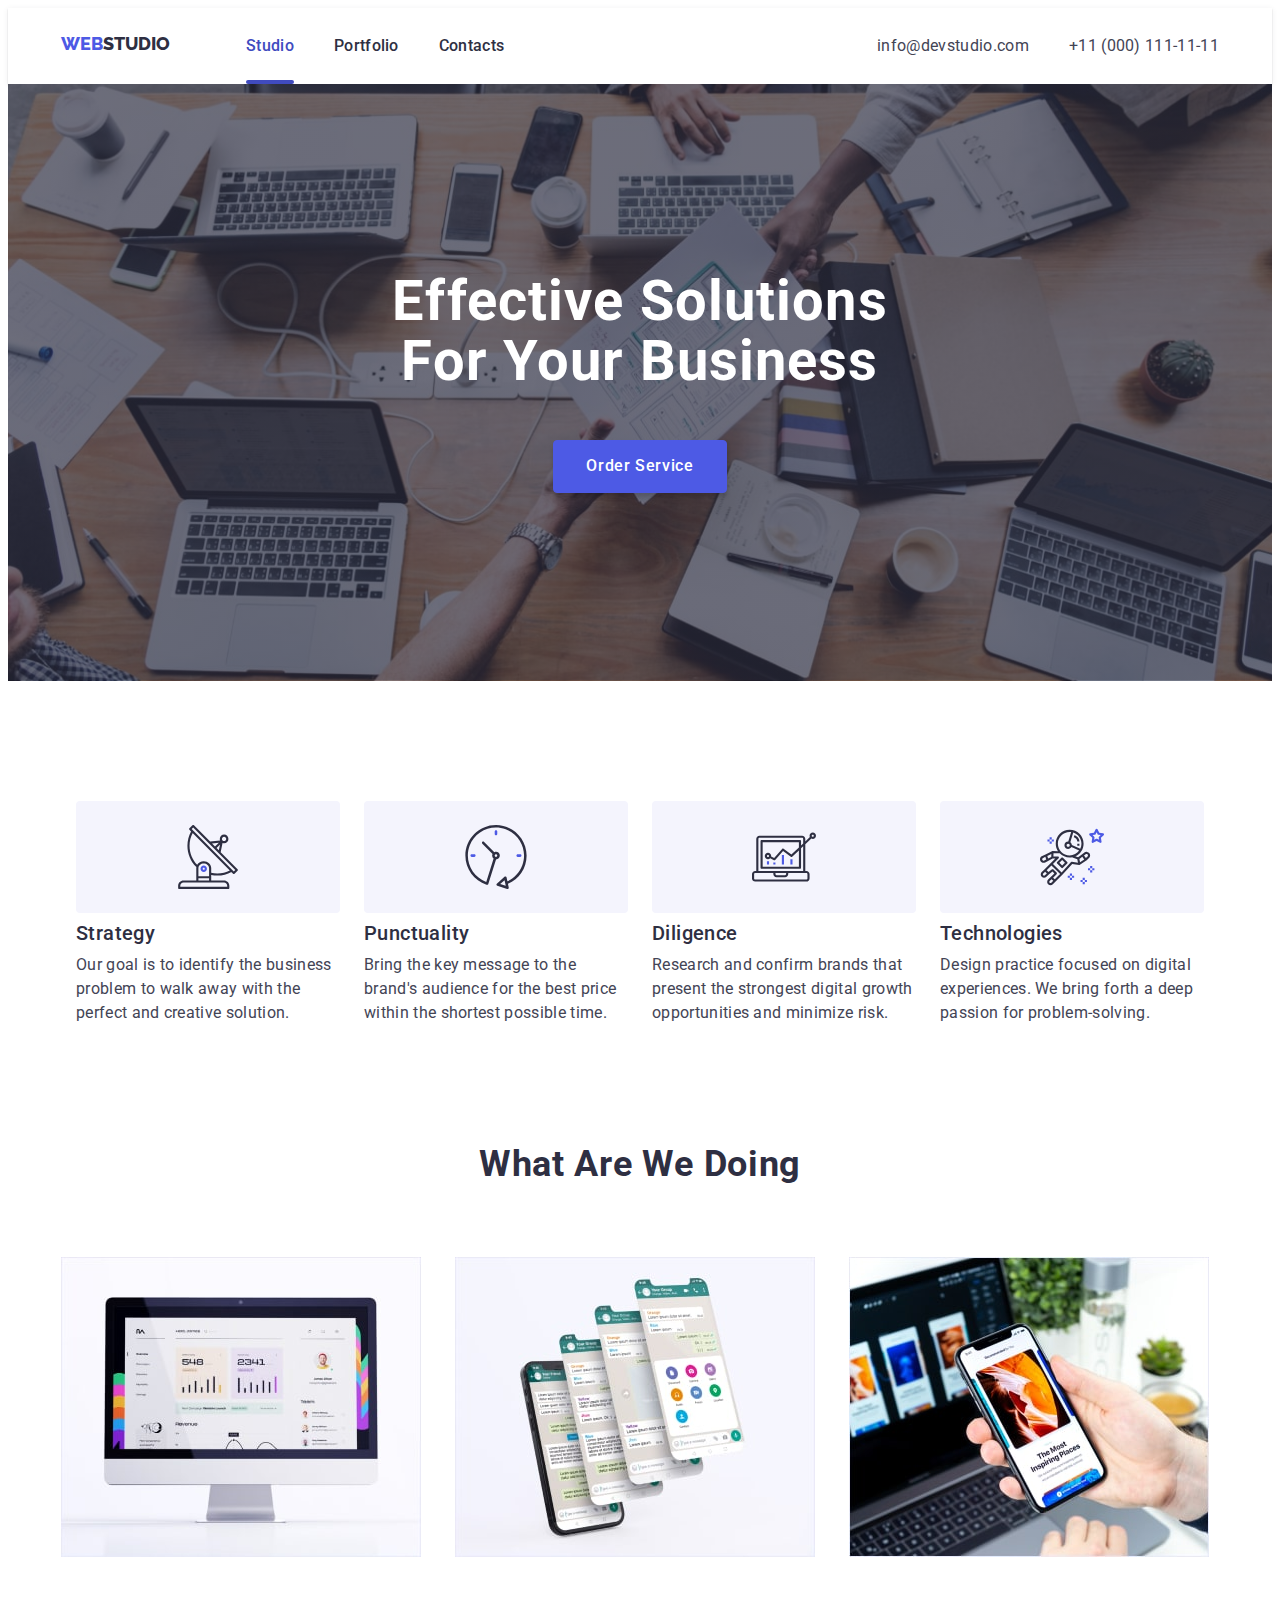
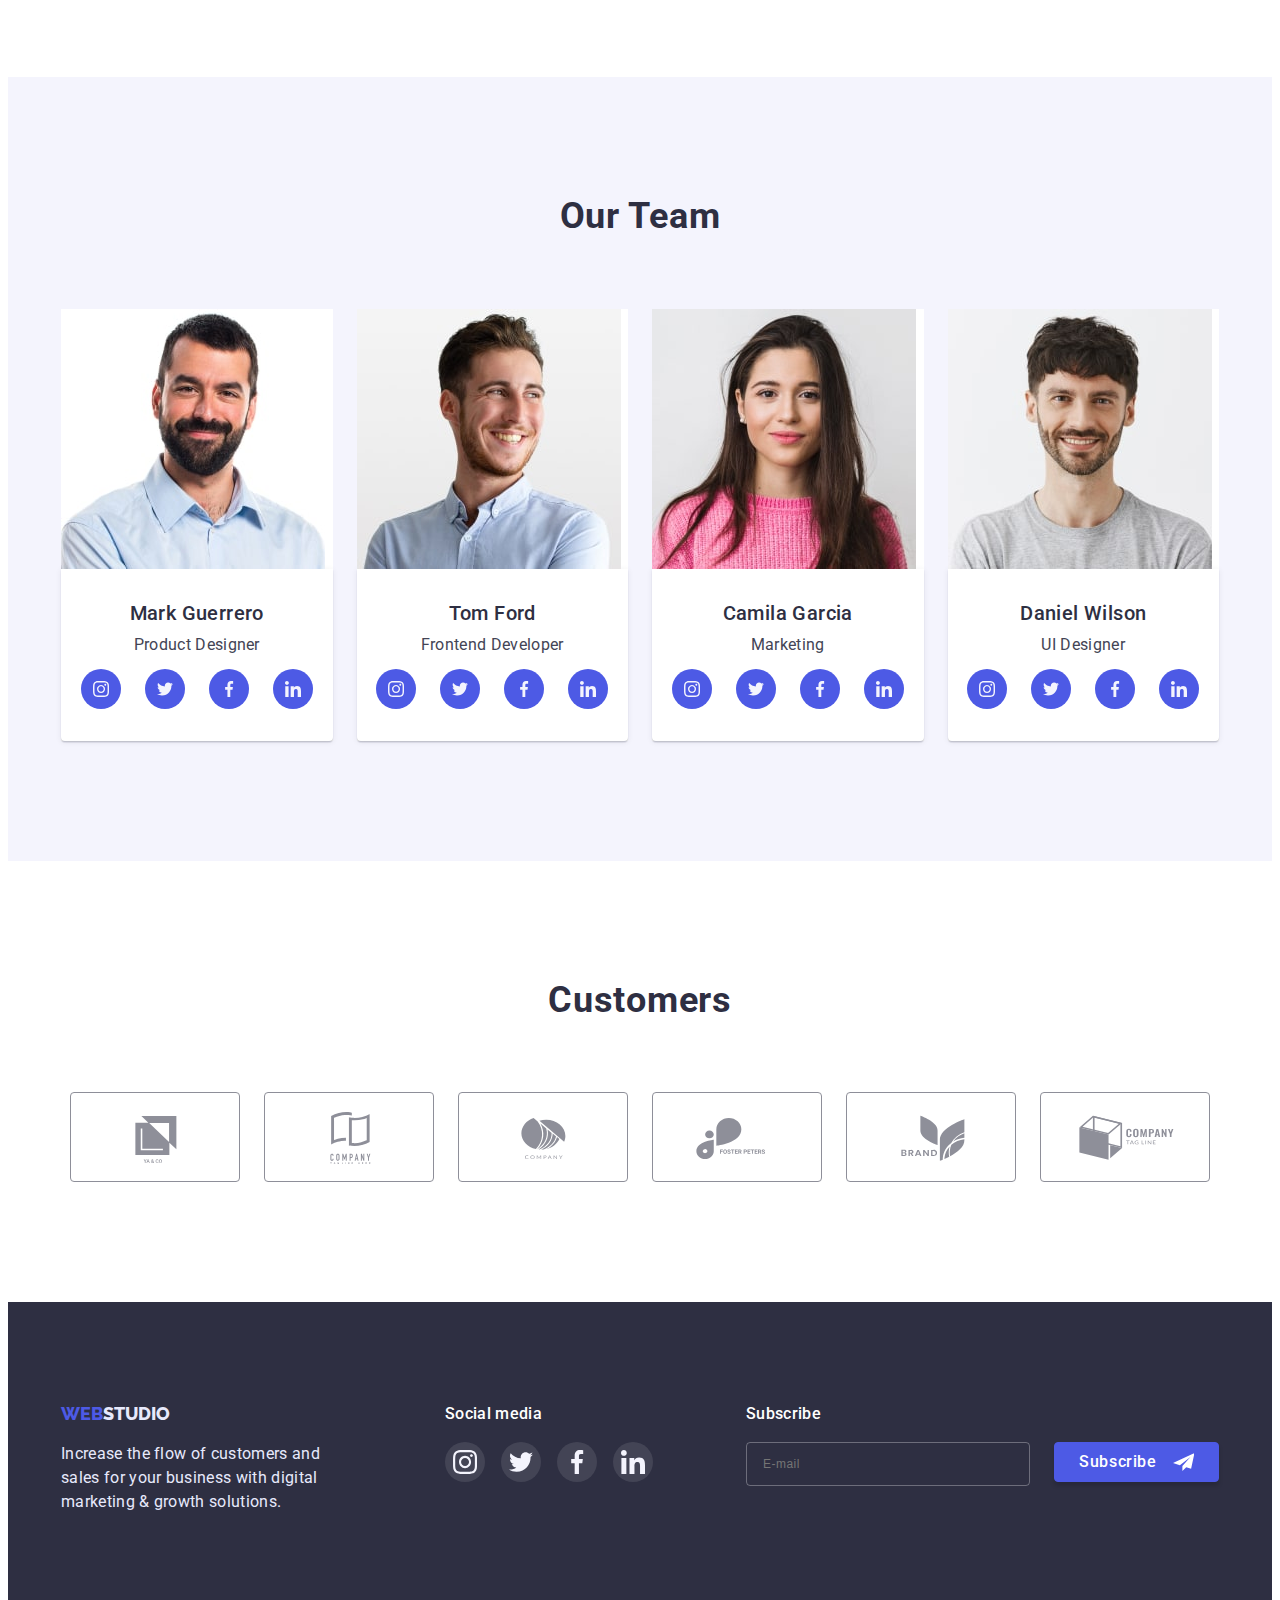
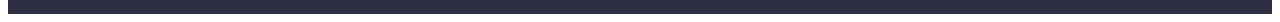
<file: index.html>
<!DOCTYPE html>
<html lang="en">
  <head>
    <meta charset="UTF-8" />
    <meta http-equiv="X-UA-Compatible" content="IE=edge" />
    <meta name="viewport" content="width=device-width, initial-scale=1.0" />
    <title>Студія</title>
    <link rel="preconnect" href="https://fonts.googleapis.com" />
    <link rel="preconnect" href="https://fonts.gstatic.com" crossorigin />
    <link
      href="https://fonts.googleapis.com/css2?family=Raleway:wght@700&family=Roboto:wght@400;500;700;900&display=swap"
      rel="stylesheet" />
    <link
      rel="stylesheet"
      href="https://cdnjs.cloudflare.com/ajax/libs/modern-normalize/1.1.0/modern-normalize.min.css"
      integrity="sha512-wpPYUAdjBVSE4KJnH1VR1HeZfpl1ub8YT/NKx4PuQ5NmX2tKuGu6U/JRp5y+Y8XG2tV+wKQpNHVUX03MfMFn9Q=="
      crossorigin="anonymous"
      referrerpolicy="no-referrer" />
    <link rel="stylesheet" href="./css/styles.css" />
    <link rel="stylesheet" href="./css/mobile.css" />
    <link rel="stylesheet" href="./css/tablet.css" />
    <link rel="stylesheet" href="./css/desktop.css" />
  </head>
  <body>
    <header class="header">
      <div class="container header-container">
        <!-------------------------Menu Nav------------------------->
        <nav class="navigation">
          <a class="header-logo link" href="">WEB<span class="header-logo-dark">STUDIO</span></a>
          <ul class="header-list list">
            <li class="header-item">
              <a class="header-link link current" href="./index.html">Studio</a>
            </li>
            <li class="header-item">
              <a class="header-link link" href="./portfolio.html">Portfolio</a>
            </li>
            <li class="header-item">
              <a class="header-link link" href="">Contacts</a>
            </li>
          </ul>
        </nav>
        <!-------------------------Contacts------------------------->
        <address class="address">
          <ul class="adress-list list">
            <li class="address-item">
              <a class="contact link" href="mailto:info@devstudio.com">info@devstudio.com</a>
            </li>
            <li class="address-item">
              <a class="contact link" href="tel:+110001111111">+11 (000) 111-11-11</a>
            </li>
          </ul>
        </address>
        <!-------------------------Mob Menu Buttons------------------------->
        <button type="button" class="menu-open-button" data-menu-open>
          <svg class="menu-open-icon" width="32" height="22">
            <use href="./images/icons.svg#icon-menu-hamburger"></use>
          </svg>
        </button>
        <div class="mob-menu" data-menu>
          <div class="container">
            <button type="button" class="menu-close-button" data-menu-close>
              <svg class="menu-close-icon" width="8" height="8">
                <use href="./images/icons.svg#icon-close-modal"></use>
              </svg>
            </button>
            <!-------------------------Mob Menu Nav------------------------->
            <div class="mob-menu-top">
              <ul class="mob-menu-list list">
                <li class="mob-menu-item">
                  <a class="mob-menu-link link mob-current" href="./index.html">Studio</a>
                </li>
                <li class="mob-menu-item">
                  <a class="mob-menu-link link" href="./portfolio.html">Portfolio</a>
                </li>
                <li class="mob-menu-item">
                  <a class="mob-menu-link link" href="">Contacts</a>
                </li>
              </ul>
            </div>
            <!-------------------------Mob Menu Contacts------------------------->
            <div class="mob-menu-bottom">
              <ul class="menu-adress-list list">
                <li class="menu-tel-item">
                  <a class="menu-tel link" href="tel:+110001111111">+11 (000) 111-11-11</a>
                </li>
                <li class="menu-email-item">
                  <a class="menu-email link" href="mailto:info@devstudio.com">info@devstudio.com</a>
                </li>
              </ul>
              <!-------------------------Mob Menu Social------------------------->
              <ul class="menu-social-list list">
                <li class="menu-social-item">
                  <a class="menu-social-link" href="">
                    <svg class="menu-social-icon" width="24" height="24">
                      <use href="./images/icons.svg#icon-instagram"></use>
                    </svg>
                  </a>
                </li>
                <li class="menu-social-item">
                  <a class="menu-social-link" href="">
                    <svg class="menu-social-icon" width="24" height="24">
                      <use href="./images/icons.svg#icon-twitter"></use>
                    </svg>
                  </a>
                </li>
                <li class="menu-social-item">
                  <a class="menu-social-link" href="">
                    <svg class="menu-social-icon" width="24" height="24">
                      <use href="./images/icons.svg#icon-facebook"></use>
                    </svg>
                  </a>
                </li>
                <li class="menu-social-item">
                  <a class="menu-social-link" href="">
                    <svg class="menu-social-icon" width="24" height="24">
                      <use href="./images/icons.svg#icon-linkedin"></use>
                    </svg>
                  </a>
                </li>
              </ul>
            </div>
          </div>
        </div>
      </div>
    </header>
    <main>
      <!-------------------------Title------------------------->
      <section class="hero">
        <div class="container">
          <h1 class="hero-title">Effective Solutions<br />for Your Business</h1>
          <button type="button" class="hero-button" data-modal-open>Order Service</button>
        </div>
      </section>
      <!-------------------------Section 1------------------------->
      <section class="section about">
        <div class="container">
          <ul class="about-list list">
            <li class="about-item">
              <div class="about-icon">
                <svg class="about-icon-item" width="64" height="64">
                  <use href="./images/icons.svg#icon-antenna"></use>
                </svg>
              </div>
              <h3 class="service">Strategy</h3>
              <p class="description">
                Our goal is to identify the business problem to walk away with the perfect and creative solution.
              </p>
            </li>
            <li class="about-item">
              <div class="about-icon">
                <svg class="about-icon-item" width="64" height="64">
                  <use href="./images/icons.svg#icon-clock"></use>
                </svg>
              </div>
              <h3 class="service">Punctuality</h3>
              <p class="description">
                Bring the key message to the brand's audience for the best price within the shortest possible time.
              </p>
            </li>
            <li class="about-item">
              <div class="about-icon">
                <svg class="about-icon-item" width="64" height="64">
                  <use href="./images/icons.svg#icon-diagram"></use>
                </svg>
              </div>
              <h3 class="service">Diligence</h3>
              <p class="description">
                Research and confirm brands that present the strongest digital growth opportunities and minimize risk.
              </p>
            </li>
            <li class="about-item">
              <div class="about-icon">
                <svg class="about-icon-item" width="64" height="64">
                  <use href="./images/icons.svg#icon-astronaut"></use>
                </svg>
              </div>
              <h3 class="service">Technologies</h3>
              <p class="description">
                Design practice focused on digital experiences. We bring forth a deep passion for problem-solving.
              </p>
            </li>
          </ul>
        </div>
      </section>
      <!-------------------------Section 2------------------------->
      <section class="section example">
        <div class="container">
          <h2 class="subtitel">What Are We Doing</h2>
          <ul class="example-list list">
            <li class="example-item">
              <img
                src="./images/services/img-1.jpg"
                alt="sites"
                srcset="./images/services/img-1.jpg 1x, ./images/services/img-1-2x.jpg 2x"
                width="360"
                height="300" />
            </li>
            <li class="example-item">
              <img
                src="./images/services/img-2.jpg"
                alt="messengers"
                srcset="./images/services/img-2.jpg 1x, ./images/services/img-2-2x.jpg 2x"
                width="360"
                height="300" />
            </li>
            <li class="example-item">
              <img
                src="./images/services/img-3.jpg"
                alt="applications"
                srcset="./images/services/img-3.jpg 1x, ./images/services/img-3-2x.jpg 2x"
                width="360"
                height="300" />
            </li>
          </ul>
        </div>
      </section>
      <!-------------------------Section 3------------------------->
      <section class="team">
        <div class="container">
          <h2 class="subtitel">Our Team</h2>
          <ul class="team-list list">
            <li class="team-item">
              <img
                src="./images/employees/mark-guerrero.jpg"
                alt="photo of employee"
                srcset="./images/employees/mark-guerrero.jpg 1x, ./images/employees/mark-guerrero-2x.jpg 2x"
                width="264"
                height="260" />
              <div class="team-card">
                <h3 class="team-name">Mark Guerrero</h3>
                <p class="team-position">Product Designer</p>
                <ul class="social-list list">
                  <li class="social-list-item">
                    <a class="social-list-link" href="">
                      <svg class="social-list-icon" width="16" height="16">
                        <use href="./images/icons.svg#icon-instagram"></use>
                      </svg>
                    </a>
                  </li>
                  <li class="social-list-item">
                    <a class="social-list-link" href="">
                      <svg class="social-list-icon" width="16" height="16">
                        <use href="./images/icons.svg#icon-twitter"></use>
                      </svg>
                    </a>
                  </li>
                  <li class="social-list-item">
                    <a class="social-list-link" href="">
                      <svg class="social-list-icon" width="16" height="16">
                        <use href="./images/icons.svg#icon-facebook"></use>
                      </svg>
                    </a>
                  </li>
                  <li class="social-list-item">
                    <a class="social-list-link" href="">
                      <svg class="social-list-icon" width="16" height="16">
                        <use href="./images/icons.svg#icon-linkedin"></use>
                      </svg>
                    </a>
                  </li>
                </ul>
              </div>
            </li>
            <li class="team-item">
              <img
                src="./images/employees/tom-ford.jpg"
                alt="photo of employee"
                srcset="./images/employees/tom-ford.jpg 1x, ./images/employees/tom-ford-2x.jpg 2x"
                width="264"
                height="260" />
              <div class="team-card">
                <h3 class="team-name">Tom Ford</h3>
                <p class="team-position">Frontend Developer</p>
                <ul class="social-list list">
                  <li class="social-list-item">
                    <a class="social-list-link" href="">
                      <svg class="social-list-icon" width="16" height="16">
                        <use href="./images/icons.svg#icon-instagram"></use>
                      </svg>
                    </a>
                  </li>
                  <li class="social-list-item">
                    <a class="social-list-link" href="">
                      <svg class="social-list-icon" width="16" height="16">
                        <use href="./images/icons.svg#icon-twitter"></use>
                      </svg>
                    </a>
                  </li>
                  <li class="social-list-item">
                    <a class="social-list-link" href="">
                      <svg class="social-list-icon" width="16" height="16">
                        <use href="./images/icons.svg#icon-facebook"></use>
                      </svg>
                    </a>
                  </li>
                  <li class="social-list-item">
                    <a class="social-list-link" href="">
                      <svg class="social-list-icon" width="16" height="16">
                        <use href="./images/icons.svg#icon-linkedin"></use>
                      </svg>
                    </a>
                  </li>
                </ul>
              </div>
            </li>
            <li class="team-item">
              <img
                src="./images/employees/camila-garcia.jpg"
                alt="photo of employee"
                srcset="./images/employees/camila-garcia.jpg 1x, ./images/employees/camila-garcia-2x.jpg 2x"
                width="264"
                height="260" />
              <div class="team-card">
                <h3 class="team-name">Camila Garcia</h3>
                <p class="team-position">Marketing</p>
                <ul class="social-list list">
                  <li class="social-list-item">
                    <a class="social-list-link" href="">
                      <svg class="social-list-icon" width="16" height="16">
                        <use href="./images/icons.svg#icon-instagram"></use>
                      </svg>
                    </a>
                  </li>
                  <li class="social-list-item">
                    <a class="social-list-link" href="">
                      <svg class="social-list-icon" width="16" height="16">
                        <use href="./images/icons.svg#icon-twitter"></use>
                      </svg>
                    </a>
                  </li>
                  <li class="social-list-item">
                    <a class="social-list-link" href="">
                      <svg class="social-list-icon" width="16" height="16">
                        <use href="./images/icons.svg#icon-facebook"></use>
                      </svg>
                    </a>
                  </li>
                  <li class="social-list-item">
                    <a class="social-list-link" href="">
                      <svg class="social-list-icon" width="16" height="16">
                        <use href="./images/icons.svg#icon-linkedin"></use>
                      </svg>
                    </a>
                  </li>
                </ul>
              </div>
            </li>
            <li class="team-item">
              <img
                src="./images/employees/daniel-wilson.jpg"
                alt="photo of employee"
                srcset="./images/employees/daniel-wilson.jpg 1x, ./images/employees/daniel-wilson-2x.jpg 2x"
                width="264"
                height="260" />
              <div class="team-card">
                <h3 class="team-name">Daniel Wilson</h3>
                <p class="team-position">UI Designer</p>
                <ul class="social-list list">
                  <li class="social-list-item">
                    <a class="social-list-link" href="">
                      <svg class="social-list-icon" width="16" height="16">
                        <use href="./images/icons.svg#icon-instagram"></use>
                      </svg>
                    </a>
                  </li>
                  <li class="social-list-item">
                    <a class="social-list-link" href="">
                      <svg class="social-list-icon" width="16" height="16">
                        <use href="./images/icons.svg#icon-twitter"></use>
                      </svg>
                    </a>
                  </li>
                  <li class="social-list-item">
                    <a class="social-list-link" href="">
                      <svg class="social-list-icon" width="16" height="16">
                        <use href="./images/icons.svg#icon-facebook"></use>
                      </svg>
                    </a>
                  </li>
                  <li class="social-list-item">
                    <a class="social-list-link" href="">
                      <svg class="social-list-icon" width="16" height="16">
                        <use href="./images/icons.svg#icon-linkedin"></use>
                      </svg>
                    </a>
                  </li>
                </ul>
              </div>
            </li>
          </ul>
        </div>
      </section>
      <!-------------------------Section 4------------------------->
      <section class="section customers">
        <div class="container">
          <h2 class="subtitel">Customers</h2>
          <ul class="customers-list list">
            <li class="customers-list-item">
              <a class="customers-list-link" href="">
                <svg class="customers-list-icon" width="104" height="56">
                  <use href="./images/icons.svg#icon-logo-1"></use>
                </svg>
              </a>
            </li>
            <li class="customers-list-item">
              <a class="customers-list-link" href="">
                <svg class="customers-list-icon" width="104" height="56">
                  <use href="./images/icons.svg#icon-logo-2"></use>
                </svg>
              </a>
            </li>
            <li class="customers-list-item">
              <a class="customers-list-link" href="">
                <svg class="customers-list-icon" width="104" height="56">
                  <use href="./images/icons.svg#icon-logo-3"></use>
                </svg>
              </a>
            </li>
            <li class="customers-list-item">
              <a class="customers-list-link" href="">
                <svg class="customers-list-icon" width="104" height="56">
                  <use href="./images/icons.svg#icon-logo-4"></use>
                </svg>
              </a>
            </li>
            <li class="customers-list-item">
              <a class="customers-list-link" href="">
                <svg class="customers-list-icon" width="104" height="56">
                  <use href="./images/icons.svg#icon-logo-5"></use>
                </svg>
              </a>
            </li>
            <li class="customers-list-item">
              <a class="customers-list-link" href="">
                <svg class="customers-list-icon" width="104" height="56">
                  <use href="./images/icons.svg#icon-logo-6"></use>
                </svg>
              </a>
            </li>
          </ul>
        </div>
      </section>
    </main>
    <!-------------------------Footer------------------------->
    <footer class="footer">
      <div class="container footer-content">
        <!-------------------------Footer Logo------------------------->
        <div class="footer-main">
          <a class="footer-logo link" href="">WEB<span class="footer-logo-light">STUDIO</span></a>
          <p class="footer-description">
            Increase the flow of customers and sales for your business with digital marketing & growth solutions.
          </p>
        </div>
        <!-------------------------Footer Social Media------------------------->
        <div class="footer-social">
          <h3 class="footer-subtitel">Social media</h3>
          <ul class="footer-list list">
            <li class="footer-list-item">
              <a class="footer-list-link" href="">
                <svg class="footer-list-icon" width="24" height="24">
                  <use href="./images/icons.svg#icon-instagram"></use>
                </svg>
              </a>
            </li>
            <li class="footer-list-item">
              <a class="footer-list-link" href="">
                <svg class="footer-list-icon" width="24" height="24">
                  <use href="./images/icons.svg#icon-twitter"></use>
                </svg>
              </a>
            </li>
            <li class="footer-list-item">
              <a class="footer-list-link" href="">
                <svg class="footer-list-icon" width="24" height="24">
                  <use href="./images/icons.svg#icon-facebook"></use>
                </svg>
              </a>
            </li>
            <li class="footer-list-item">
              <a class="footer-list-link" href="">
                <svg class="footer-list-icon" width="24" height="24">
                  <use href="./images/icons.svg#icon-linkedin"></use>
                </svg>
              </a>
            </li>
          </ul>
        </div>
        <!-------------------------Footer Subscribe------------------------->
        <div class="footer-subscribe">
          <h3 class="footer-subtitel">Subscribe</h3>
          <form class="footer-form">
            <label class="footer-form-field">
              <input class="footer-form-input" type="email" name="user_email" placeholder="E-mail" required />
            </label>
            <button type="submit" class="footer-form-submit">
              Subscribe
              <svg class="footer-button-icon" width="24" height="24">
                <use href="./images/icons.svg#icon-subscribe"></use>
              </svg>
            </button>
          </form>
        </div>
      </div>
    </footer>
    <!-------------------------Modal Window------------------------->
    <div class="backdrop is-hidden" data-modal>
      <div class="modal">
        <button type="button" class="modal-close-button" data-modal-close>
          <svg class="modal-close-icon" width="8" height="8">
            <use href="./images/icons.svg#icon-close-modal"></use>
          </svg>
        </button>
        <p class="modal-desc">Leave your contacts and we will call you back</p>
        <form class="modal-form">
          <label class="modal-form-field">
            <span class="modal-form-desc">Name</span>
            <span class="modal-form-input-wrapper">
              <input
                class="modal-form-input"
                type="text"
                name="user_name"
                required
                pattern="^[a-zA-Z]+"
                minlength="2" />
              <svg class="modal-form-icon" width="18" height="24">
                <use href="./images/icons.svg#icon-form-name"></use>
              </svg>
            </span>
          </label>
          <label class="modal-form-field">
            <span class="modal-form-desc">Phone</span>
            <span class="modal-form-input-wrapper">
              <input
                class="modal-form-input"
                type="tel"
                name="user_phone"
                required
                pattern="^[0-9]{3}-[0-9]{3}-[0-9]{2}-[0-9]{2}"
                title="xxx-xxx-xx-xx" />
              <svg class="modal-form-icon" width="18" height="24">
                <use href="./images/icons.svg#icon-form-phone"></use>
              </svg>
            </span>
          </label>
          <label class="modal-form-field">
            <span class="modal-form-desc">Email</span>
            <span class="modal-form-input-wrapper">
              <input class="modal-form-input" type="email" name="user_email" required />
              <svg class="modal-form-icon" width="18" height="24">
                <use href="./images/icons.svg#icon-form-email"></use>
              </svg>
            </span>
          </label>
          <label class="modal-form-field">
            <span class="modal-form-desc">Comment</span>
            <textarea class="modal-form-message" name="user_message" placeholder="Text input"></textarea>
          </label>
          <input
            class="modal-form-check visually-hidden"
            id="user-policy"
            type="checkbox"
            name="user_policy"
            value="true" />
          <label for="user-policy" class="modal-form-check-desc"
            >I accept the terms and conditions of the&nbsp;<a href="" class="modal-link">Privacy Policy</a>
          </label>
          <button type="submit" class="modal-form-submit">&emsp;&emsp;Send&emsp;&emsp;</button>
        </form>
      </div>
    </div>
    <script src="./js/modal.js"></script>
    <script src="./js/mobile-menu.js"></script>
  </body>
</html>
</file>
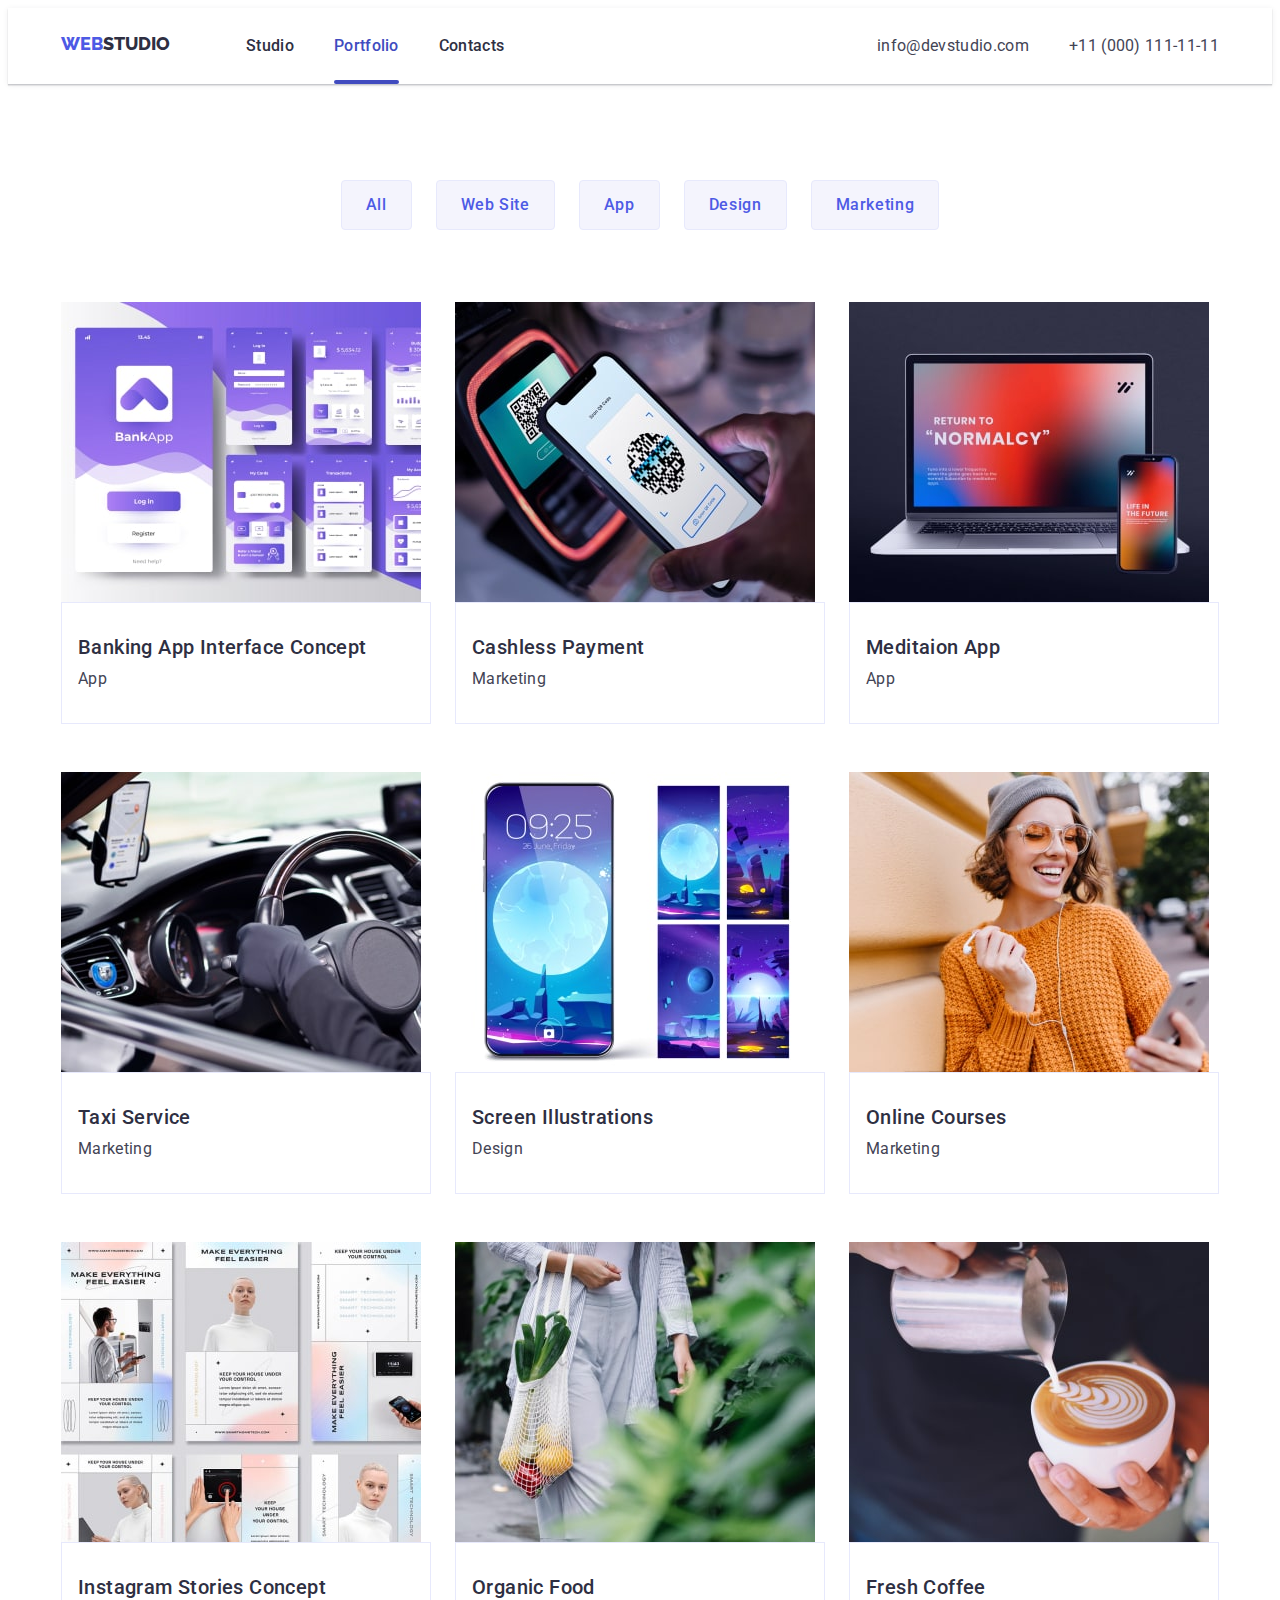
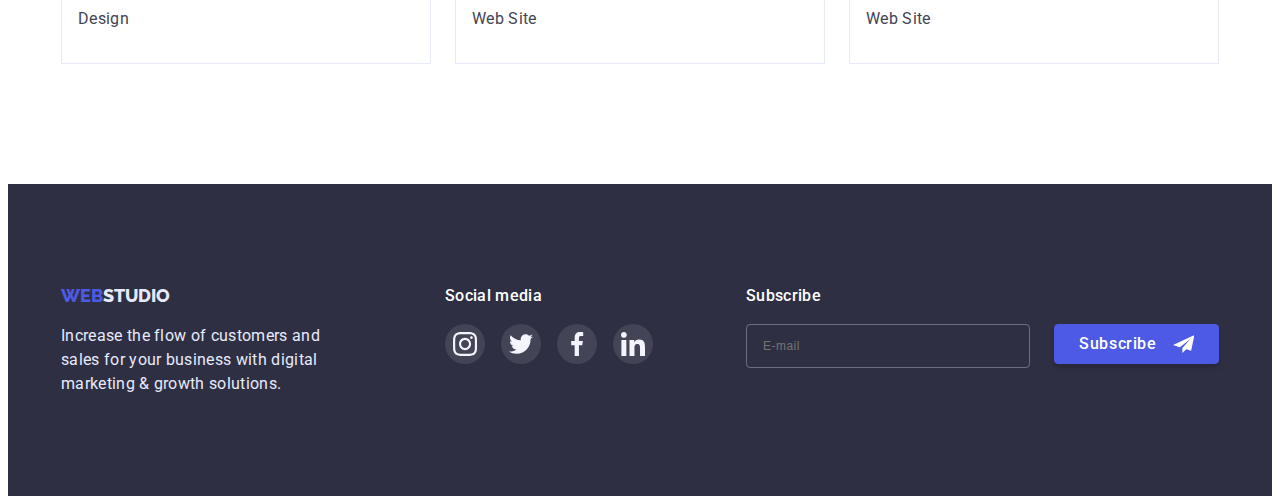
<file: portfolio.html>
<!DOCTYPE html>
<html lang="en">
  <head>
    <meta charset="UTF-8" />
    <meta http-equiv="X-UA-Compatible" content="IE=edge" />
    <meta name="viewport" content="width=device-width, initial-scale=1.0" />
    <title>Портфоліо</title>
    <link rel="preconnect" href="https://fonts.googleapis.com" />
    <link rel="preconnect" href="https://fonts.gstatic.com" crossorigin />
    <link
      href="https://fonts.googleapis.com/css2?family=Raleway:wght@700&family=Roboto:wght@400;500;700;900&display=swap"
      rel="stylesheet" />
    <link
      rel="stylesheet"
      href="https://cdnjs.cloudflare.com/ajax/libs/modern-normalize/1.1.0/modern-normalize.min.css"
      integrity="sha512-wpPYUAdjBVSE4KJnH1VR1HeZfpl1ub8YT/NKx4PuQ5NmX2tKuGu6U/JRp5y+Y8XG2tV+wKQpNHVUX03MfMFn9Q=="
      crossorigin="anonymous"
      referrerpolicy="no-referrer" />
    <link rel="stylesheet" href="./css/styles.css" />
    <link rel="stylesheet" href="./css/mobile.css" />
    <link rel="stylesheet" href="./css/tablet.css" />
    <link rel="stylesheet" href="./css/desktop.css" />
  </head>
  <body>
    <header class="header">
      <div class="container header-container">
        <!-------------------------Menu Nav------------------------->
        <nav class="navigation">
          <a class="header-logo link" href="">WEB<span class="header-logo-dark">STUDIO</span></a>
          <ul class="header-list list">
            <li class="header-item">
              <a class="header-link link" href="./index.html">Studio</a>
            </li>
            <li class="header-item">
              <a class="header-link link current" href="./portfolio.html">Portfolio</a>
            </li>
            <li class="header-item">
              <a class="header-link link" href="">Contacts</a>
            </li>
          </ul>
        </nav>
        <!-------------------------Contacts------------------------->
        <address class="address">
          <ul class="adress-list list">
            <li class="address-item">
              <a class="contact link" href="mailto:info@devstudio.com">info@devstudio.com</a>
            </li>
            <li class="address-item">
              <a class="contact link" href="tel:+110001111111">+11 (000) 111-11-11</a>
            </li>
          </ul>
        </address>
        <!-------------------------Mob Menu Buttons------------------------->
        <button type="button" class="menu-open-button" data-menu-open>
          <svg class="menu-open-icon" width="32" height="22">
            <use href="./images/icons.svg#icon-menu-hamburger"></use>
          </svg>
        </button>
        <div class="mob-menu" data-menu>
          <div class="container">
            <button type="button" class="menu-close-button" data-menu-close>
              <svg class="menu-close-icon" width="8" height="8">
                <use href="./images/icons.svg#icon-close-modal"></use>
              </svg>
            </button>
            <!-------------------------Mob Menu Nav------------------------->
            <div class="mob-menu-top">
              <ul class="mob-menu-list list">
                <li class="mob-menu-item">
                  <a class="mob-menu-link link" href="./index.html">Studio</a>
                </li>
                <li class="mob-menu-item">
                  <a class="mob-menu-link link mob-current" href="./portfolio.html">Portfolio</a>
                </li>
                <li class="mob-menu-item">
                  <a class="mob-menu-link link" href="">Contacts</a>
                </li>
              </ul>
            </div>
            <!-------------------------Mob Menu Contacts------------------------->
            <div class="mob-menu-bottom">
              <ul class="menu-adress-list list">
                <li class="menu-tel-item">
                  <a class="menu-tel link" href="tel:+110001111111">+11 (000) 111-11-11</a>
                </li>
                <li class="menu-email-item">
                  <a class="menu-email link" href="mailto:info@devstudio.com">info@devstudio.com</a>
                </li>
              </ul>
              <!-------------------------Mob Menu Social------------------------->
              <ul class="menu-social-list list">
                <li class="menu-social-item">
                  <a class="menu-social-link" href="">
                    <svg class="menu-social-icon" width="24" height="24">
                      <use href="./images/icons.svg#icon-instagram"></use>
                    </svg>
                  </a>
                </li>
                <li class="menu-social-item">
                  <a class="menu-social-link" href="">
                    <svg class="menu-social-icon" width="24" height="24">
                      <use href="./images/icons.svg#icon-twitter"></use>
                    </svg>
                  </a>
                </li>
                <li class="menu-social-item">
                  <a class="menu-social-link" href="">
                    <svg class="menu-social-icon" width="24" height="24">
                      <use href="./images/icons.svg#icon-facebook"></use>
                    </svg>
                  </a>
                </li>
                <li class="menu-social-item">
                  <a class="menu-social-link" href="">
                    <svg class="menu-social-icon" width="24" height="24">
                      <use href="./images/icons.svg#icon-linkedin"></use>
                    </svg>
                  </a>
                </li>
              </ul>
            </div>
          </div>
        </div>
      </div>
    </header>
    <main>
      <section class="portfolio">
        <div class="container">
          <!-------------------------Hidden Title------------------------->
          <h1 class="visually-hidden">Examples of Our Works</h1>
          <!-------------------------Portfolio Buttons------------------------->
          <ul class="portfolio-button-list list">
            <li class="button-item"><button type="button" class="portfolio-button">All</button></li>
            <li class="button-item"><button type="button" class="portfolio-button">Web Site</button></li>
            <li class="button-item"><button type="button" class="portfolio-button">App</button></li>
            <li class="button-item"><button type="button" class="portfolio-button">Design</button></li>
            <li class="button-item"><button type="button" class="portfolio-button">Marketing</button></li>
          </ul>
          <!-------------------------Portfolio Example------------------------->
          <ul class="portfolio-example-list list">
            <li class="portfolio-item">
              <a class="portfolio-link link" href="">
                <div class="portfolio-wrapper">
                  <picture>
                    <source
                      srcset="./images/portfolio/banking-app-mob.jpg 1x, ./images/portfolio/banking-app-mob-2x.jpg 2x"
                      width="396"
                      height="280"
                      media="(max-width: 767px)" />
                    <source
                      srcset="./images/portfolio/banking-app-tab.jpg 1x, ./images/portfolio/banking-app-tab-2x.jpg 2x"
                      width="356"
                      height="300"
                      media="(min-width: 768px) and (max-width: 1199px)" />
                    <img
                      src="./images/portfolio/banking-app-desk.jpg"
                      alt="banking app interface concept"
                      srcset="./images/portfolio/banking-app-desk.jpg 1x, ./images/portfolio/banking-app-desk-2x.jpg 2x"
                      width="360"
                      height="300" />
                  </picture>
                  <p class="overlay">
                    14 Stylish and User-Friendly App Design Concepts · Task Manager App · Calorie Tracker App · Exotic
                    Fruit Ecommerce App · Cloud Storage App
                  </p>
                </div>
                <div class="portfolio-card">
                  <h2 class="portfolio-service">Banking App Interface Concept</h2>
                  <p class="portfolio-description">App</p>
                </div>
              </a>
            </li>
            <li class="portfolio-item">
              <a class="portfolio-link link" href="">
                <div class="portfolio-wrapper">
                  <picture>
                    <source
                      srcset="
                        ./images/portfolio/cashless-payment-mob.jpg    1x,
                        ./images/portfolio/cashless-payment-mob-2x.jpg 2x
                      "
                      width="396"
                      height="280"
                      media="(max-width: 767px)" />
                    <source
                      srcset="
                        ./images/portfolio/cashless-payment-tab.jpg    1x,
                        ./images/portfolio/cashless-payment-tab-2x.jpg 2x
                      "
                      width="356"
                      height="300"
                      media="(min-width: 768px) and (max-width: 1199px)" />
                    <img
                      src="./images/portfolio/cashless-payment-desk.jpg"
                      alt="cashless payment"
                      srcset="
                        ./images/portfolio/cashless-payment-desk.jpg    1x,
                        ./images/portfolio/cashless-payment-desk-2x.jpg 2x
                      "
                      width="360"
                      height="300" />
                  </picture>
                  <p class="overlay">
                    14 Stylish and User-Friendly App Design Concepts · Task Manager App · Calorie Tracker App · Exotic
                    Fruit Ecommerce App · Cloud Storage App
                  </p>
                </div>
                <div class="portfolio-card">
                  <h2 class="portfolio-service">Cashless Payment</h2>
                  <p class="portfolio-description">Marketing</p>
                </div>
              </a>
            </li>
            <li class="portfolio-item">
              <a class="portfolio-link link" href="">
                <div class="portfolio-wrapper">
                  <picture>
                    <source
                      srcset="
                        ./images/portfolio/meditaion-app-mob.jpg    1x,
                        ./images/portfolio/meditaion-app-mob-2x.jpg 2x
                      "
                      width="396"
                      height="280"
                      media="(max-width: 767px)" />
                    <source
                      srcset="
                        ./images/portfolio/meditaion-app-tab.jpg    1x,
                        ./images/portfolio/meditaion-app-tab-2x.jpg 2x
                      "
                      width="356"
                      height="300"
                      media="(min-width: 768px) and (max-width: 1199px)" />
                    <img
                      src="./images/portfolio/meditaion-app-desk.jpg"
                      alt="meditaion app"
                      srcset="
                        ./images/portfolio/meditaion-app-desk.jpg    1x,
                        ./images/portfolio/meditaion-app-desk-2x.jpg 2x
                      "
                      width="360"
                      height="300" />
                  </picture>
                  <p class="overlay">
                    14 Stylish and User-Friendly App Design Concepts · Task Manager App · Calorie Tracker App · Exotic
                    Fruit Ecommerce App · Cloud Storage App
                  </p>
                </div>
                <div class="portfolio-card">
                  <h2 class="portfolio-service">Meditaion App</h2>
                  <p class="portfolio-description">App</p>
                </div>
              </a>
            </li>
            <li class="portfolio-item">
              <a class="portfolio-link link" href="">
                <div class="portfolio-wrapper">
                  <picture>
                    <source
                      srcset="./images/portfolio/taxi-service-mob.jpg 1x, ./images/portfolio/taxi-service-mob-2x.jpg 2x"
                      width="396"
                      height="280"
                      media="(max-width: 767px)" />
                    <source
                      srcset="./images/portfolio/taxi-service-tab.jpg 1x, ./images/portfolio/taxi-service-tab-2x.jpg 2x"
                      width="356"
                      height="300"
                      media="(min-width: 768px) and (max-width: 1199px)" />
                    <img
                      src="./images/portfolio/taxi-service-desk.jpg"
                      alt="taxi service"
                      srcset="
                        ./images/portfolio/taxi-service-desk.jpg    1x,
                        ./images/portfolio/taxi-service-desk-2x.jpg 2x
                      "
                      width="360"
                      height="300" />
                  </picture>
                  <p class="overlay">
                    14 Stylish and User-Friendly App Design Concepts · Task Manager App · Calorie Tracker App · Exotic
                    Fruit Ecommerce App · Cloud Storage App
                  </p>
                </div>
                <div class="portfolio-card">
                  <h2 class="portfolio-service">Taxi Service</h2>
                  <p class="portfolio-description">Marketing</p>
                </div>
              </a>
            </li>
            <li class="portfolio-item">
              <a class="portfolio-link link" href="">
                <div class="portfolio-wrapper">
                  <picture>
                    <source
                      srcset="
                        ./images/portfolio/screen-illustrations-mob.jpg    1x,
                        ./images/portfolio/screen-illustrations-mob-2x.jpg 2x
                      "
                      width="396"
                      height="280"
                      media="(max-width: 767px)" />
                    <source
                      srcset="
                        ./images/portfolio/screen-illustrations-tab.jpg    1x,
                        ./images/portfolio/screen-illustrations-tab-2x.jpg 2x
                      "
                      width="356"
                      height="300"
                      media="(min-width: 768px) and (max-width: 1199px)" />
                    <img
                      src="./images/portfolio/screen-illustrations-desk.jpg"
                      alt="screen illustrations"
                      srcset="
                        ./images/portfolio/screen-illustrations-desk.jpg    1x,
                        ./images/portfolio/screen-illustrations-desk-2x.jpg 2x
                      "
                      width="360"
                      height="300" />
                  </picture>
                  <p class="overlay">
                    14 Stylish and User-Friendly App Design Concepts · Task Manager App · Calorie Tracker App · Exotic
                    Fruit Ecommerce App · Cloud Storage App
                  </p>
                </div>
                <div class="portfolio-card">
                  <h2 class="portfolio-service">Screen Illustrations</h2>
                  <p class="portfolio-description">Design</p>
                </div>
              </a>
            </li>
            <li class="portfolio-item">
              <a class="portfolio-link link" href="">
                <div class="portfolio-wrapper">
                  <picture>
                    <source
                      srcset="
                        ./images/portfolio/online-courses-mob.jpg    1x,
                        ./images/portfolio/online-courses-mob-2x.jpg 2x
                      "
                      width="396"
                      height="280"
                      media="(max-width: 767px)" />
                    <source
                      srcset="
                        ./images/portfolio/online-courses-tab.jpg    1x,
                        ./images/portfolio/online-courses-tab-2x.jpg 2x
                      "
                      width="356"
                      height="300"
                      media="(min-width: 768px) and (max-width: 1199px)" />
                    <img
                      src="./images/portfolio/online-courses-desk.jpg"
                      alt="online courses"
                      srcset="
                        ./images/portfolio/online-courses-desk.jpg    1x,
                        ./images/portfolio/online-courses-desk-2x.jpg 2x
                      "
                      width="360"
                      height="300" />
                  </picture>
                  <p class="overlay">
                    14 Stylish and User-Friendly App Design Concepts · Task Manager App · Calorie Tracker App · Exotic
                    Fruit Ecommerce App · Cloud Storage App
                  </p>
                </div>
                <div class="portfolio-card">
                  <h2 class="portfolio-service">Online Courses</h2>
                  <p class="portfolio-description">Marketing</p>
                </div>
              </a>
            </li>
            <li class="portfolio-item">
              <a class="portfolio-link link" href="">
                <div class="portfolio-wrapper">
                  <picture>
                    <source
                      srcset="
                        ./images/portfolio/instagram-stories-mob.jpg    1x,
                        ./images/portfolio/instagram-stories-mob-2x.jpg 2x
                      "
                      width="396"
                      height="280"
                      media="(max-width: 767px)" />
                    <source
                      srcset="
                        ./images/portfolio/instagram-stories-tab.jpg    1x,
                        ./images/portfolio/instagram-stories-tab-2x.jpg 2x
                      "
                      width="356"
                      height="300"
                      media="(min-width: 768px) and (max-width: 1199px)" />
                    <img
                      src="./images/portfolio/instagram-stories-desk.jpg"
                      alt="instagram stories concept"
                      srcset="
                        ./images/portfolio/instagram-stories-desk.jpg    1x,
                        ./images/portfolio/instagram-stories-desk-2x.jpg 2x
                      "
                      width="360"
                      height="300" />
                  </picture>
                  <p class="overlay">
                    14 Stylish and User-Friendly App Design Concepts · Task Manager App · Calorie Tracker App · Exotic
                    Fruit Ecommerce App · Cloud Storage App
                  </p>
                </div>
                <div class="portfolio-card">
                  <h2 class="portfolio-service">Instagram Stories Concept</h2>
                  <p class="portfolio-description">Design</p>
                </div>
              </a>
            </li>
            <li class="portfolio-item">
              <a class="portfolio-link link" href="">
                <div class="portfolio-wrapper">
                  <picture>
                    <source
                      srcset="./images/portfolio/organic-food-mob.jpg 1x, ./images/portfolio/organic-food-mob-2x.jpg 2x"
                      width="396"
                      height="280"
                      media="(max-width: 767px)" />
                    <source
                      srcset="./images/portfolio/organic-food-tab.jpg 1x, ./images/portfolio/organic-food-tab-2x.jpg 2x"
                      width="356"
                      height="300"
                      media="(min-width: 768px) and (max-width: 1199px)" />
                    <img
                      src="./images/portfolio/organic-food-desk.jpg"
                      alt="organic food"
                      srcset="
                        ./images/portfolio/organic-food-desk.jpg    1x,
                        ./images/portfolio/organic-food-desk-2x.jpg 2x
                      "
                      width="360"
                      height="300" />
                  </picture>
                  <p class="overlay">
                    14 Stylish and User-Friendly App Design Concepts · Task Manager App · Calorie Tracker App · Exotic
                    Fruit Ecommerce App · Cloud Storage App
                  </p>
                </div>
                <div class="portfolio-card">
                  <h2 class="portfolio-service">Organic Food</h2>
                  <p class="portfolio-description">Web Site</p>
                </div>
              </a>
            </li>
            <li class="portfolio-item">
              <a class="portfolio-link link" href="">
                <div class="portfolio-wrapper">
                  <picture>
                    <source
                      srcset="./images/portfolio/fresh-coffee-mob.jpg 1x, ./images/portfolio/fresh-coffee-mob-2x.jpg 2x"
                      width="396"
                      height="280"
                      media="(max-width: 767px)" />
                    <source
                      srcset="./images/portfolio/fresh-coffee-tab.jpg 1x, ./images/portfolio/fresh-coffee-tab-2x.jpg 2x"
                      width="356"
                      height="300"
                      media="(min-width: 768px) and (max-width: 1199px)" />
                    <img
                      src="./images/portfolio/fresh-coffee-desk.jpg"
                      alt="fresh coffee"
                      srcset="
                        ./images/portfolio/fresh-coffee-desk.jpg    1x,
                        ./images/portfolio/fresh-coffee-desk-2x.jpg 2x
                      "
                      width="360"
                      height="300" />
                  </picture>
                  <p class="overlay">
                    14 Stylish and User-Friendly App Design Concepts · Task Manager App · Calorie Tracker App · Exotic
                    Fruit Ecommerce App · Cloud Storage App
                  </p>
                </div>
                <div class="portfolio-card">
                  <h2 class="portfolio-service">Fresh Coffee</h2>
                  <p class="portfolio-description">Web Site</p>
                </div>
              </a>
            </li>
          </ul>
        </div>
      </section>
    </main>
    <!-------------------------Footer------------------------->
    <footer class="footer">
      <div class="container footer-content">
        <!-------------------------Footer Logo------------------------->
        <div class="footer-main">
          <a class="footer-logo link" href="">WEB<span class="footer-logo-light">STUDIO</span></a>
          <p class="footer-description">
            Increase the flow of customers and sales for your business with digital marketing & growth solutions.
          </p>
        </div>
        <!-------------------------Footer Social Media------------------------->
        <div class="footer-social">
          <h3 class="footer-subtitel">Social media</h3>
          <ul class="footer-list list">
            <li class="footer-list-item">
              <a class="footer-list-link" href="">
                <svg class="footer-list-icon" width="24" height="24">
                  <use href="./images/icons.svg#icon-instagram"></use>
                </svg>
              </a>
            </li>
            <li class="footer-list-item">
              <a class="footer-list-link" href="">
                <svg class="footer-list-icon" width="24" height="24">
                  <use href="./images/icons.svg#icon-twitter"></use>
                </svg>
              </a>
            </li>
            <li class="footer-list-item">
              <a class="footer-list-link" href="">
                <svg class="footer-list-icon" width="24" height="24">
                  <use href="./images/icons.svg#icon-facebook"></use>
                </svg>
              </a>
            </li>
            <li class="footer-list-item">
              <a class="footer-list-link" href="">
                <svg class="footer-list-icon" width="24" height="24">
                  <use href="./images/icons.svg#icon-linkedin"></use>
                </svg>
              </a>
            </li>
          </ul>
        </div>
        <!-------------------------Footer Subscribe------------------------->
        <div class="footer-subscribe">
          <h3 class="footer-subtitel">Subscribe</h3>
          <form class="footer-form">
            <label class="footer-form-field">
              <input class="footer-form-input" type="email" name="user_email" placeholder="E-mail" required />
            </label>
            <button type="submit" class="footer-form-submit">
              Subscribe
              <svg class="footer-button-icon" width="24" height="24">
                <use href="./images/icons.svg#icon-subscribe"></use>
              </svg>
            </button>
          </form>
        </div>
      </div>
    </footer>
    <script src="./js/mobile-menu.js"></script>
  </body>
</html>
</file>
<file: css/styles.css>
/*-------------------------Components-------------------------*/
:root {
  --primary-brand-color: #4d5ae5;
  --pressed-state-color: #404bbf;
  --dark-mode-color: #2e2f42;
  --light-mode-color: #f4f4fd;
  --white-background-color: #ffffff;
  --icon-color: #8e8f99;
  --footer-icon-color: #31d0aa;
  --subtitle-text-color: #2e2f42;
  --body-text-color: #434455;
  --footer-text-color: #e7e9fc;
  --white-text-color: #ffffff;
  --transition: 250ms cubic-bezier(0.4, 0, 0.2, 1);
}

p,
h1,
h2,
h3,
h4,
h5,
h6 {
  margin: 0;
}

ul {
  margin: 0;
  padding-left: 0;
}

img {
  display: block;
}

body {
  background-color: var(--white-background-color);
  font-family: "Roboto", sans-serif;
  color: var(--subtitle-text-color);
}

input:-webkit-autofill:focus {
  background-color: none;
}

.no-scroll {
  overflow: hidden;
}

.list {
  list-style: none;
}

.link {
  text-decoration: none;
}

.container {
  margin-left: auto;
  margin-right: auto;
  padding-left: 15px;
  padding-right: 15px;
}

.section {
  padding-top: 96px;
  padding-bottom: 96px;
}

.subtitel {
  font-weight: 700;
  font-size: 36px;
  line-height: 1.11;
  text-align: center;
  letter-spacing: 0.02em;
  text-transform: capitalize;

  margin-bottom: 72px;
}

/*-------------------------Menu Nav-------------------------*/
.header {
  box-shadow: 0px 2px 1px rgba(46, 47, 66, 0.08), 0px 1px 1px rgba(46, 47, 66, 0.16), 0px 1px 6px rgba(46, 47, 66, 0.08);
}

.header-container,
.navigation {
  display: flex;
  align-items: center;
}

.header-logo {
  font-family: "Raleway", sans-serif;
  font-weight: 800;
  font-size: 18px;
  line-height: 1.33;
  color: var(--primary-brand-color);

  padding-top: 24px;
  padding-bottom: 24px;
}

.header-logo-dark {
  color: var(--subtitle-text-color);
}

.header-list {
  display: none;
}

/*-------------------------Contacts-------------------------*/
.adress-list {
  display: none;
}

/*-------------------------Mob Menu Buttons-------------------------*/
.menu-open-button {
  margin-left: auto;
  width: 32px;
  height: 22px;
  padding: 0;
  background-color: transparent;
  border: none;
}

.menu-open-icon {
  stroke: var(--dark-mode-color);
}

.menu-close-button {
  position: absolute;
  top: 40px;
  right: 40px;

  display: flex;
  justify-content: center;
  align-items: center;
  width: 24px;
  height: 24px;
  border-radius: 50%;
  background-color: var(--footer-text-color);
  border: 1px solid rgba(0, 0, 0, 0.1);
  transition: background-color var(--transition), border-color var(--transition);
  cursor: pointer;
}

.menu-close-button:hover,
.menu-close-button:focus {
  background-color: var(--pressed-state-color);
  border-color: var(--pressed-state-color);
}

.menu-close-icon {
  fill: #000000;
  transition: fill var(--transition);
}

.menu-close-button:hover .menu-close-icon,
.menu-close-button:focus .menu-close-icon {
  fill: var(--white-text-color);
}

.mob-menu {
  position: fixed;
  top: 0;
  left: 0;
  z-index: 1;
  width: 100vw;
  height: 100vh;
  background-color: var(--white-background-color);

  opacity: 0;
  visibility: hidden;
  pointer-events: none;
  transform: translateY(-200%);
  transition-duration: 500ms;
  transition-timing-function: cubic-bezier(0.4, 0, 0.2, 1);

  padding-top: 80px;
  padding-bottom: 40px;
}

.mob-menu.is-open {
  opacity: 1;
  visibility: visible;
  pointer-events: auto;
  transform: translateY(0);
  transition-duration: 500ms;
  transition-timing-function: cubic-bezier(0.4, 0, 0.2, 1);
}

.mob-menu > .container {
  display: flex;
  flex-direction: column;
  justify-content: space-between;
  height: 100%;
  overflow: auto;
}

/*-------------------------Mob Menu Nav-------------------------*/
.mob-menu-list {
  padding-left: 25px;
}

.mob-menu-item:not(:last-child) {
  margin-bottom: 40px;
}

.mob-menu-link {
  font-weight: 700;
  font-size: 36px;
  line-height: 1.11;
  letter-spacing: 0.02em;
  color: var(--subtitle-text-color);
  transition: color var(--transition);
}

.mob-current {
  color: var(--primary-brand-color);
}

/*-------------------------Mob Menu Contacts-------------------------*/
.menu-adress-list {
  padding-left: 25px;
}

.menu-tel-item {
  margin-top: 40px;
  margin-bottom: 40px;
}

.menu-tel {
  font-weight: 600;
  font-size: 26px;
  line-height: 1.2;
  letter-spacing: 0.02em;
  color: var(--primary-brand-color);
}

.menu-tel:hover,
.menu-tel:focus {
  color: var(--pressed-state-color);
}

.menu-email-item {
  margin-bottom: 48px;
}

.menu-email {
  font-weight: 500;
  font-size: 20px;
  line-height: 1.2;
  letter-spacing: 0.02em;
  color: var(--body-text-color);
}

.menu-email:hover,
.menu-email:focus {
  color: var(--primary-brand-color);
}

/*-------------------------Mob Menu Social-------------------------*/
.menu-social-list {
  display: flex;
  justify-content: space-between;
  padding-left: 25px;
  padding-right: 45px;
}

.menu-social-link {
  display: flex;
  justify-content: center;
  align-items: center;
  width: 40px;
  height: 40px;
  border-radius: 50%;
  background-color: var(--primary-brand-color);
  transition: background-color var(--transition);
}

.menu-social-link:hover,
.menu-social-link:focus {
  background-color: var(--pressed-state-color);
}

.menu-social-icon {
  fill: var(--light-mode-color);
}

/*-------------------------Studio------------------------*/
/*-------------------------Tittle-------------------------*/
.hero > .container {
  padding: 0;
  width: 100%;
}

.hero {
  padding-top: 112px;
  padding-bottom: 112px;
  background-image: linear-gradient(rgba(46, 47, 66, 0.7), rgba(46, 47, 66, 0.7)),
    url("../images/hero/background-mob.jpg");
  max-width: 480px;
  background-repeat: no-repeat;
  background-position: center;
  background-size: cover;
  margin: 0 auto;
  background-color: var(--dark-mode-color);
}

@media (min-device-pixel-ratio: 2), (min-resolution: 192dpi), (min-resolution: 2dppx) {
  .hero {
    background-image: linear-gradient(rgba(46, 47, 66, 0.7), rgba(46, 47, 66, 0.7)),
      url("../images/hero/background-mob-2x.jpg");
  }
}

.hero-title {
  font-weight: 700;
  font-size: 33px;
  line-height: 1.2;
  text-align: center;
  letter-spacing: 0.02em;
  text-transform: capitalize;
  color: var(--white-text-color);

  margin: 0 auto;
  margin-bottom: 72px;
}

.hero-button {
  display: flex;
  align-items: center;
  font-family: inherit;
  font-weight: 500;
  font-size: 16px;
  line-height: 1.18;
  letter-spacing: 0.04em;
  color: var(--white-text-color);

  background-color: var(--primary-brand-color);
  box-shadow: 0px 4px 4px rgba(0, 0, 0, 0.15);
  border: 1px solid var(--primary-brand-color);
  transition: background-color var(--transition), border-color var(--transition), box-shadow var(--transition);
  border-radius: 4px;
  cursor: pointer;

  padding: 16px 32px;
  margin: 0 auto;
}

.hero-button:hover,
.hero-button:focus {
  background-color: var(--pressed-state-color);
  border-color: var(--pressed-state-color);
  box-shadow: 0px 4px 4px rgba(0, 0, 0, 0.15);
}

/*-------------------------Section 1-------------------------*/
.about {
  padding-top: 96px;
  padding-bottom: 96px;
}

.about-list {
  display: flex;
  justify-content: center;
  flex-wrap: wrap;
  gap: 72px;
}

.about-icon {
  display: none;
}

.service {
  font-weight: 700;
  font-size: 36px;
  line-height: 1.11;
  text-align: center;
  letter-spacing: 0.02em;

  margin-bottom: 8px;
}

.description {
  font-weight: 500;
  font-size: 16px;
  line-height: 1.5;
  letter-spacing: 0.02em;
  color: var(--body-text-color);

  max-width: 396px;
}

/*-------------------------Section 2-------------------------*/
.example {
  display: none;
}

/*-------------------------Section 3-------------------------*/
.team {
  padding-top: 96px;
  padding-bottom: 128px;
  background-color: var(--light-mode-color);
}

.team-list {
  display: flex;
  flex-wrap: wrap;
  justify-content: center;
  gap: 72px;
}

.team-item {
  background-color: var(--white-background-color);
}

.team-card {
  padding-top: 32px;
  padding-bottom: 32px;
  box-shadow: 0px 1px 6px rgba(46, 47, 66, 0.08), 0px 1px 1px rgba(46, 47, 66, 0.16), 0px 2px 1px rgba(46, 47, 66, 0.08);
  border-radius: 0px 0px 4px 4px;
}

.social-list {
  display: flex;
  justify-content: center;
  gap: 24px;
}

.social-list-link {
  display: flex;
  justify-content: center;
  align-items: center;
  width: 40px;
  height: 40px;
  border-radius: 50%;
  background-color: var(--primary-brand-color);
  transition: background-color var(--transition);
}

.social-list-link:hover,
.social-list-link:focus {
  background-color: var(--pressed-state-color);
}

.social-list-icon {
  fill: var(--light-mode-color);
}

.team-name {
  font-weight: 500;
  font-size: 20px;
  line-height: 1.2;
  text-align: center;
  letter-spacing: 0.02em;

  margin-bottom: 8px;
}

.team-position {
  font-size: 16px;
  line-height: 1.5;
  text-align: center;
  letter-spacing: 0.02em;
  color: var(--body-text-color);

  margin-bottom: 12px;
}

/*-------------------------Section 4-------------------------*/
.customers-list {
  display: flex;
  flex-wrap: wrap;
  justify-content: center;
  gap: 16px;
  row-gap: 72px;
}

.customers-list-link {
  display: flex;
  justify-content: center;
  align-items: center;
  width: 190px;
  height: 88px;
  border: 1px solid var(--icon-color);
  transition: fill var(--transition), border-color var(--transition);
  border-radius: 4px;
}

.customers-list-link:hover,
.customers-list-link:focus {
  fill: var(--pressed-state-color);
  border-color: var(--pressed-state-color);
}

.customers-list-icon {
  fill: var(--icon-color);
  transition: fill var(--transition);
}

.customers-list-link:hover .customers-list-icon,
.customers-list-link:focus .customers-list-icon {
  fill: var(--pressed-state-color);
}

/*-------------------------Footer-------------------------*/
.footer {
  background-color: var(--dark-mode-color);

  padding-top: 96px;
  padding-bottom: 96px;
}

/*-------------------------Footer Logo-------------------------*/
.footer-logo {
  display: flex;
  justify-content: center;
  font-family: "Raleway", sans-serif;
  font-weight: 800;
  font-size: 18px;
  line-height: 1.33;
  color: var(--primary-brand-color);

  margin-bottom: 16px;
}

.footer-logo-light {
  color: var(--footer-text-color);
}

.footer-description {
  max-width: 268px;
  font-size: 16px;
  line-height: 1.5;
  letter-spacing: 0.02em;
  color: var(--footer-text-color);

  margin: 0 auto;
}

/*-------------------------Footer Social Media-------------------------*/
.footer-social {
  margin-top: 72px;
  margin-bottom: 72px;
}

.footer-subtitel {
  display: flex;
  justify-content: center;
  font-weight: 500;
  font-size: 16px;
  line-height: 1.5;
  letter-spacing: 0.02em;
  color: var(--white-text-color);

  margin-bottom: 16px;
}

.footer-list {
  display: flex;
  justify-content: center;
  gap: 16px;
}

.footer-list-link {
  display: flex;
  justify-content: center;
  align-items: center;
  width: 40px;
  height: 40px;
  border-radius: 50%;
  background: rgba(255, 255, 255, 0.1);
  transition: background-color var(--transition);
}

.footer-list-link:hover,
.footer-list-link:focus {
  background-color: var(--footer-icon-color);
}

.footer-list-icon {
  fill: var(--light-mode-color);
}

/*-------------------------Footer Subscribe-------------------------*/
.footer-form-input {
  width: 100%;
  height: 40px;
  background-color: transparent;
  border: 1px solid rgba(255, 255, 255, 0.3);
  border-radius: 4px;
  cursor: pointer;

  font-size: 12px;
  line-height: 2;
  letter-spacing: 0.04em;
  color: var(--footer-text-color);

  padding-left: 16px;
  margin-bottom: 16px;
}

.footer-form-input:focus {
  outline: none;
}

.footer-form-submit {
  display: flex;
  align-items: center;
  font-family: inherit;
  font-weight: 500;
  font-size: 16px;
  line-height: 1.5;
  letter-spacing: 0.04em;
  color: var(--white-text-color);

  background-color: var(--primary-brand-color);
  box-shadow: 0px 4px 4px rgba(0, 0, 0, 0.15);
  border: 1px solid var(--primary-brand-color);
  transition: background-color var(--transition), border-color var(--transition), box-shadow var(--transition);
  border-radius: 4px;
  cursor: pointer;

  width: 165px;
  height: 40px;
  padding: 8px 24px;
  margin: 0 auto;
}

.footer-form-submit:hover,
.footer-form-submit:focus {
  background-color: var(--pressed-state-color);
  border-color: var(--pressed-state-color);
  box-shadow: 0px 4px 4px rgba(0, 0, 0, 0.15);
}

.footer-button-icon {
  margin-left: 16px;
}

/*-------------------------Portfolio------------------------*/
/*-------------------------Hidden Title------------------------*/
.visually-hidden {
  position: absolute;
  width: 1px;
  height: 1px;
  margin: -1px;
  border: 0;
  padding: 0;
  white-space: nowrap;
  clip-path: inset(100%);
  clip: react (0 0 0 0);
  overflow: hidden;
}

/*-------------------------Portfolio Buttons------------------------*/
.portfolio > .container {
  max-width: 428px;
}

.portfolio {
  padding-top: 48px;
  padding-bottom: 48px;
}

.portfolio-button-list {
  display: flex;
  flex-wrap: wrap;
  gap: 26px;
  row-gap: 16px;
  margin-bottom: 48px;
}

.portfolio-button {
  display: flex;
  align-items: center;
  text-align: center;
  font-family: inherit;
  font-weight: 500;
  font-size: 16px;
  line-height: 1.5;
  letter-spacing: 0.04em;

  color: var(--primary-brand-color);
  background-color: var(--light-mode-color);
  border: 1px solid var(--footer-text-color);
  transition: color var(--transition), background-color var(--transition), border-color var(--transition),
    box-shadow var(--transition);
  border-radius: 4px;
  cursor: pointer;

  padding: 8px 18px;
}

.portfolio-button:hover,
.portfolio-button:focus {
  color: var(--white-text-color);
  background-color: var(--pressed-state-color);
  border-color: var(--pressed-state-color);
  box-shadow: 0px 3px 1px rgba(0, 0, 0, 0.1), 0px 2px 1px rgba(0, 0, 0, 0.08), 0px 2px 2px rgba(0, 0, 0, 0.12);
}

/*-------------------------Portfolio Example------------------------*/
.portfolio-example-list {
  display: flex;
  flex-wrap: wrap;
  justify-content: center;
  gap: 48px;
}

.portfolio-link {
  display: block;
  transition: box-shadow var(--transition);
}

.portfolio-link:hover,
.portfolio-link:focus {
  box-shadow: 0px 1px 6px rgba(46, 47, 66, 0.08), 0px 1px 1px rgba(46, 47, 66, 0.16), 0px 2px 1px rgba(46, 47, 66, 0.08);
}

.portfolio-card {
  padding-top: 32px;
  padding-bottom: 32px;
  padding-left: 16px;
  border: 1px solid var(--footer-text-color);
}

.portfolio-service {
  font-weight: 500;
  font-size: 20px;
  line-height: 1.2;
  letter-spacing: 0.02em;
  color: var(--subtitle-text-color);

  margin-bottom: 8px;
}

.portfolio-description {
  font-size: 16px;
  line-height: 1.5;
  letter-spacing: 0.02em;
  color: var(--body-text-color);
}

.portfolio-wrapper {
  position: relative;
  overflow: hidden;
}

.overlay {
  position: absolute;
  left: 0;
  top: 0;
  width: 100%;
  height: 100%;
  overflow: auto;
  transform: translate(0, 100%);
  transition: transform var(--transition);

  font-size: 16px;
  line-height: 1.5;
  letter-spacing: 0.02em;
  color: var(--light-mode-color);
  background: var(--primary-brand-color);

  padding-top: 40px;
  padding-bottom: 40px;
  padding-left: 32px;
  padding-right: 32px;
}

.portfolio-link:hover .overlay,
.portfolio-link:focus .overlay {
  transform: translate(0, 0);
}

/*-------------------------Modal Window------------------------*/
.backdrop {
  position: fixed;
  z-index: 100;
  top: 0;
  left: 0;
  width: 100%;
  height: 100%;
  background-color: rgba(46, 47, 66, 0.4);
  transition: opacity var(--transition), visibility var(--transition);
}

.backdrop.is-hidden {
  opacity: 0;
  visibility: hidden;
  pointer-events: none;
}

.modal {
  position: absolute;
  top: 50%;
  left: 50%;
  transform: translate(-50%, -50%) scale(1);
  transition: transform var(--transition);
  width: 320px;
  height: 550px;
  background-color: #fcfcfc;
  border-radius: 4px;

  padding-top: 60px;
  padding-left: 16px;
  padding-right: 16px;
  padding-bottom: 16px;
}

.backdrop.is-hidden .modal {
  transform: translate(-50%, -50%) scale(0);
}

.modal-close-button {
  position: absolute;
  top: 24px;
  right: 24px;

  display: flex;
  justify-content: center;
  align-items: center;
  width: 24px;
  height: 24px;
  border-radius: 50%;
  background-color: var(--footer-text-color);
  border: 1px solid rgba(0, 0, 0, 0.1);
  transition: background-color var(--transition), border-color var(--transition);
  cursor: pointer;
}

.modal-close-button:hover,
.modal-close-button:focus {
  background-color: var(--pressed-state-color);
  border-color: var(--pressed-state-color);
}

.modal-close-icon {
  fill: #000000;
  transition: fill var(--transition);
}

.modal-close-button:hover .modal-close-icon,
.modal-close-button:focus .modal-close-icon {
  fill: var(--white-text-color);
}

/*-------------------------Modal Form------------------------*/
.modal-desc {
  font-weight: 500;
  font-size: 16px;
  line-height: 1.5;
  text-align: center;
  letter-spacing: 0.02em;
  color: var(--dark-mode-color);

  margin-bottom: 14px;
}

.modal-form {
  display: flex;
  flex-direction: column;
}

.modal-form-field {
  margin-bottom: 8px;
}

.modal-form-desc {
  display: block;
  font-size: 12px;
  line-height: 1.33;
  letter-spacing: 0.04em;
  color: var(--icon-color);

  margin-bottom: 2px;
}

.modal-form-input-wrapper {
  display: block;
  position: relative;
}

.modal-form-input {
  width: 100%;
  height: 40px;
  border: 1px solid rgba(33, 33, 33, 0.2);
  border-radius: 4px;
  cursor: pointer;
  transition: border-color var(--transition);

  font-size: 12px;
  line-height: 1.33;
  letter-spacing: 0.04em;
  color: var(--body-text-color);

  padding-left: 38px;
}

.modal-form-input:focus {
  outline: none;
  border-color: var(--primary-brand-color);
}

.modal-form-icon {
  position: absolute;
  top: 50%;
  left: 16px;
  fill: var(--dark-mode-color);
  transform: translate(0, -50%);
  transition: fill var(--transition);
}

.modal-form-input:focus + .modal-form-icon {
  fill: var(--primary-brand-color);
}

.modal-form-message {
  resize: none;
  width: 100%;
  height: 100px;
  border: 1px solid rgba(33, 33, 33, 0.2);
  border-radius: 4px;
  cursor: pointer;
  transition: border-color var(--transition);

  font-size: 12px;
  line-height: 1.33;
  letter-spacing: 0.04em;
  color: var(--body-text-color);

  padding: 10px 16px;
}

.modal-form-message:focus {
  outline: none;
  border-color: var(--primary-brand-color);
}

.modal-form-message::placeholder {
  font-size: 12px;
  line-height: 1.33;
  letter-spacing: 0.04em;
  color: rgba(117, 117, 117, 0.5);
}

.modal-form-check-desc {
  display: flex;
  align-items: center;
  font-size: 10px;
  line-height: 1.33;
  letter-spacing: 0.04em;
  color: #757575;

  margin-top: 6px;
  margin-bottom: 16px;
}

.modal-form-check-desc::before {
  display: block;
  content: "";
  width: 16px;
  height: 16px;
  border: 1.25px solid var(--dark-mode-color);
  border-radius: 2px;
  cursor: pointer;

  margin-right: 8px;
}

.modal-form-check:checked + .modal-form-check-desc::before {
  background-color: var(--pressed-state-color);
  border-color: var(--pressed-state-color);
  background-image: url("../images/modal/modal-check.svg");
  background-repeat: no-repeat;
  background-position: 50% 50%;
}

.modal-link {
  color: var(--primary-brand-color);
}

.modal-form-submit {
  display: flex;
  align-self: center;
  font-family: inherit;
  font-weight: 500;
  font-size: 16px;
  line-height: 1.5;
  letter-spacing: 0.04em;
  color: var(--white-text-color);

  background-color: var(--primary-brand-color);
  box-shadow: 0px 4px 4px rgba(0, 0, 0, 0.15);
  border: 1px solid var(--primary-brand-color);
  transition: background-color var(--transition), border-color var(--transition), box-shadow var(--transition);
  border-radius: 4px;
  cursor: pointer;

  padding: 10px 24px;
  margin: 0 auto;
}

.modal-form-submit:hover,
.modal-form-submit:focus {
  background-color: var(--pressed-state-color);
  border-color: var(--pressed-state-color);
  box-shadow: 0px 4px 4px rgba(0, 0, 0, 0.15);
}
</file>
<file: css/mobile.css>
@media screen and (min-width: 480px) {
  .container {
    width: 428px;
  }

  /*-------------------------Menu Nav-------------------------*/
  .header > .container {
    width: 480px;
  }

  /*-------------------------Mob Menu Contacts-------------------------*/
  .menu-tel {
    font-weight: 600;
    font-size: 36px;
    line-height: 1.11;
  }

  /*-------------------------Mob Menu Social-------------------------*/
  .menu-social-list {
    justify-content: left;
  }

  .menu-social-item:not(:last-child) {
    margin-right: 56px;
  }
  /*-------------------------Studio------------------------*/
  /*-------------------------Tittle-------------------------*/
  .hero > .container {
    width: 428px;
  }

  .hero-title {
    font-size: 36px;
    line-height: 1.11;
  }

  /*-------------------------Modal Window------------------------*/
  .modal {
    width: 392px;
    height: 586px;

    padding-top: 72px;
    padding-bottom: 24px;
  }

  /*-------------------------Modal Form------------------------*/
  .modal-desc {
    margin-bottom: 16px;
  }

  .modal-form-message {
    height: 120px;
  }

  .modal-form-check-desc {
    font-size: 12px;

    margin-bottom: 24px;
  }

  .modal-form-submit {
    padding: 14px 32px;
  }
}
</file>
<file: css/tablet.css>
@media screen and (min-width: 768px) {
  .container {
    width: 768px;
  }

  /*-------------------------Menu Nav-------------------------*/
  .header > .container {
    width: 768px;
  }

  .header-logo {
    padding-bottom: 28px;
    margin-right: 120px;
  }

  .header-list {
    display: flex;
    align-items: center;
    gap: 40px;
  }

  .header-link {
    font-weight: 500;
    font-size: 16px;
    line-height: 1.5;
    letter-spacing: 0.02em;
    color: var(--subtitle-text-color);
    transition: color var(--transition);
    position: relative;

    padding-top: 24px;
    padding-bottom: 28px;
  }

  .header-link:hover,
  .header-link:focus {
    color: var(--pressed-state-color);
  }

  .current {
    color: var(--pressed-state-color);
  }
  .current::after {
    position: absolute;
    content: "";
    width: 100%;
    height: 4px;
    bottom: -1px;
    left: 0;
    background: var(--pressed-state-color);
    border-radius: 2px;
  }

  /*-------------------------Contacts-------------------------*/
  .address {
    margin-left: auto;
  }

  .adress-list {
    display: block;
  }

  .contact {
    font-style: normal;
    font-size: 16px;
    line-height: 1.5;
    letter-spacing: 0.02em;
    color: var(--body-text-color);
    transition: color var(--transition);
  }

  .contact:hover,
  .contact:focus {
    color: var(--pressed-state-color);
  }

  /*-------------------------Modal Menu Buttons-------------------------*/
  .menu-open-button {
    display: none;
  }

  /*-------------------------Studio------------------------*/
  /*-------------------------Tittle-------------------------*/
  .hero > .container {
    width: 768px;
  }

  .hero {
    padding-top: 112px;
    padding-bottom: 108px;
    background-image: linear-gradient(rgba(46, 47, 66, 0.7), rgba(46, 47, 66, 0.7)),
      url("../images/hero/background-tab.jpg");
    max-width: 768px;
  }

  @media (min-device-pixel-ratio: 2), (min-resolution: 192dpi), (min-resolution: 2dppx) {
    .hero {
      background-image: linear-gradient(rgba(46, 47, 66, 0.7), rgba(46, 47, 66, 0.7)),
        url("../images/hero/background-tab-2x.jpg");
    }
  }

  .hero-title {
    font-size: 56px;
    line-height: 1.07;

    margin-bottom: 40px;
  }

  /*-------------------------Section 1-------------------------*/
  .about-list {
    gap: 24px;
    row-gap: 72px;
  }

  .service {
    text-align: left;
  }

  .description {
    max-width: 356px;
  }

  /*-------------------------Section 3-------------------------*/
  .team {
    padding-bottom: 104px;
  }

  .team-list {
    gap: 24px;
    row-gap: 64px;
  }

  /*-------------------------Section 4-------------------------*/
  .customers-list {
    gap: 24px;
    row-gap: 72px;
  }

  .customers-list-link {
    width: 168px;
  }

  /*-------------------------Footer-------------------------*/
  .footer-content {
    display: flex;
    flex-wrap: wrap;
    padding-left: 107px;
  }

  /*-------------------------Footer Logo-------------------------*/
  .footer-logo {
    justify-content: left;

    margin-bottom: 0;
  }

  .footer-logo-light {
    color: var(--footer-text-color);
  }

  .footer-description {
    max-width: 264px;

    margin-top: 16px;
    margin-bottom: 72px;
  }

  /*-------------------------Footer Social Media-------------------------*/
  .footer-social {
    margin-top: 0;
    margin-bottom: 0;
    margin-left: 24px;
  }

  .footer-subtitel {
    justify-content: left;
  }
  /*-------------------------Footer Subscribe-------------------------*/
  .footer-form {
    display: flex;
  }

  .footer-form-input {
    width: 264px;

    margin-bottom: 0;
  }

  .footer-form-submit {
    margin-left: 24px;
  }

  /*-------------------------Portfolio Buttons------------------------*/
  .portfolio > .container {
    max-width: 768px;
  }

  .portfolio {
    padding-top: 64px;
    padding-bottom: 96px;
  }

  .portfolio-button-list {
    display: flex;
    flex-wrap: nowrap;
    justify-content: center;
    gap: 24px;
    margin-bottom: 64px;
  }

  .portfolio-button {
    padding: 12px 24px;
  }

  /*-------------------------Portfolio Example------------------------*/
  .portfolio-example-list {
    justify-content: left;
    column-gap: 24px;
    row-gap: 72px;
  }

  .portfolio-item {
    flex-basis: calc((100% - 24px) / 2);
  }

  /*-------------------------Modal Window------------------------*/
  .modal {
    width: 408px;

    padding-left: 24px;
    padding-right: 24px;
  }
}
</file>
<file: css/desktop.css>
@media screen and (min-width: 1200px) {
  .container {
    width: 1158px;
  }

  .section {
    padding-top: 120px;
    padding-bottom: 120px;
  }

  /*-------------------------Menu Nav-------------------------*/
  .header > .container {
    width: 1158px;
  }

  .header-logo {
    padding-bottom: 28px;
    margin-right: 76px;
  }

  /*-------------------------Contacts-------------------------*/
  .adress-list {
    display: flex;
    align-items: center;
    gap: 40px;
  }

  .contact {
    padding-top: 24px;
    padding-bottom: 28px;
  }

  /*-------------------------Studio------------------------*/
  /*-------------------------Tittle-------------------------*/
  .hero > .container {
    width: 1158px;
  }

  .hero {
    padding-top: 188px;
    padding-bottom: 188px;
    background-image: linear-gradient(rgba(46, 47, 66, 0.7), rgba(46, 47, 66, 0.7)),
      url("../images/hero/background-desk.jpg");
    max-width: 1440px;
  }

  @media (min-device-pixel-ratio: 2), (min-resolution: 192dpi), (min-resolution: 2dppx) {
    .hero {
      background-image: linear-gradient(rgba(46, 47, 66, 0.7), rgba(46, 47, 66, 0.7)),
        url("../images/hero/background-desk-2x.jpg");
    }
  }

  .hero-title {
    margin-bottom: 48px;
  }

  /*-------------------------Section 1-------------------------*/
  .about-icon {
    display: flex;
    justify-content: center;
    align-items: center;
    width: 264px;
    height: 112px;
    background-color: var(--light-mode-color);
    border-radius: 4px;

    margin-bottom: 8px;
  }

  .service {
    font-weight: 500;
    font-size: 20px;
    line-height: 1.2;
    letter-spacing: 0.02em;
  }

  .description {
    font-weight: 400;

    max-width: 264px;
  }

  /*-------------------------Section 2-------------------------*/
  .example {
    display: block;
    padding-top: 0;
  }

  .example-list {
    display: flex;
    gap: 24px;
  }

  .example-item {
    flex-basis: calc((100% - 48px) / 3);
  }

  /*-------------------------Section 3-------------------------*/
  .team {
    padding-top: 120px;
    padding-bottom: 120px;
  }

  .team-item {
    flex-basis: calc((100% - 72px) / 4);
  }

  /*-------------------------Section 4-------------------------*/
  .customers-list {
    display: flex;
    justify-content: center;
    gap: 24px;
  }

  /*-------------------------Footer-------------------------*/
  .footer {
    padding-top: 100px;
    padding-bottom: 100px;
  }

  .footer-content {
    display: flex;
    flex-wrap: nowrap;
    padding-left: 15px;
  }

  /*-------------------------Footer Logo-------------------------*/
  .footer-description {
    margin-top: 16px;
    margin-bottom: 0;
  }

  /*-------------------------Footer Social Media-------------------------*/
  .footer-social {
    margin-left: 120px;
  }

  /*-------------------------Footer Subscribe-------------------------*/
  .footer-subscribe {
    margin-left: auto;
  }

  /*-------------------------Portfolio Buttons------------------------*/
  .portfolio > .container {
    max-width: 1158px;
  }

  .portfolio {
    padding-top: 96px;
    padding-bottom: 120px;
  }

  .portfolio-button-list {
    margin-bottom: 72px;
  }

  /*-------------------------Portfolio Example------------------------*/
  .portfolio-example-list {
    justify-content: center;
    column-gap: 24px;
    row-gap: 48px;
  }

  .portfolio-item {
    flex-basis: calc((100% - 48px) / 3);
  }

  /*-------------------------Modal Window------------------------*/
  .modal {
    height: 584px;
  }
}
</file>
